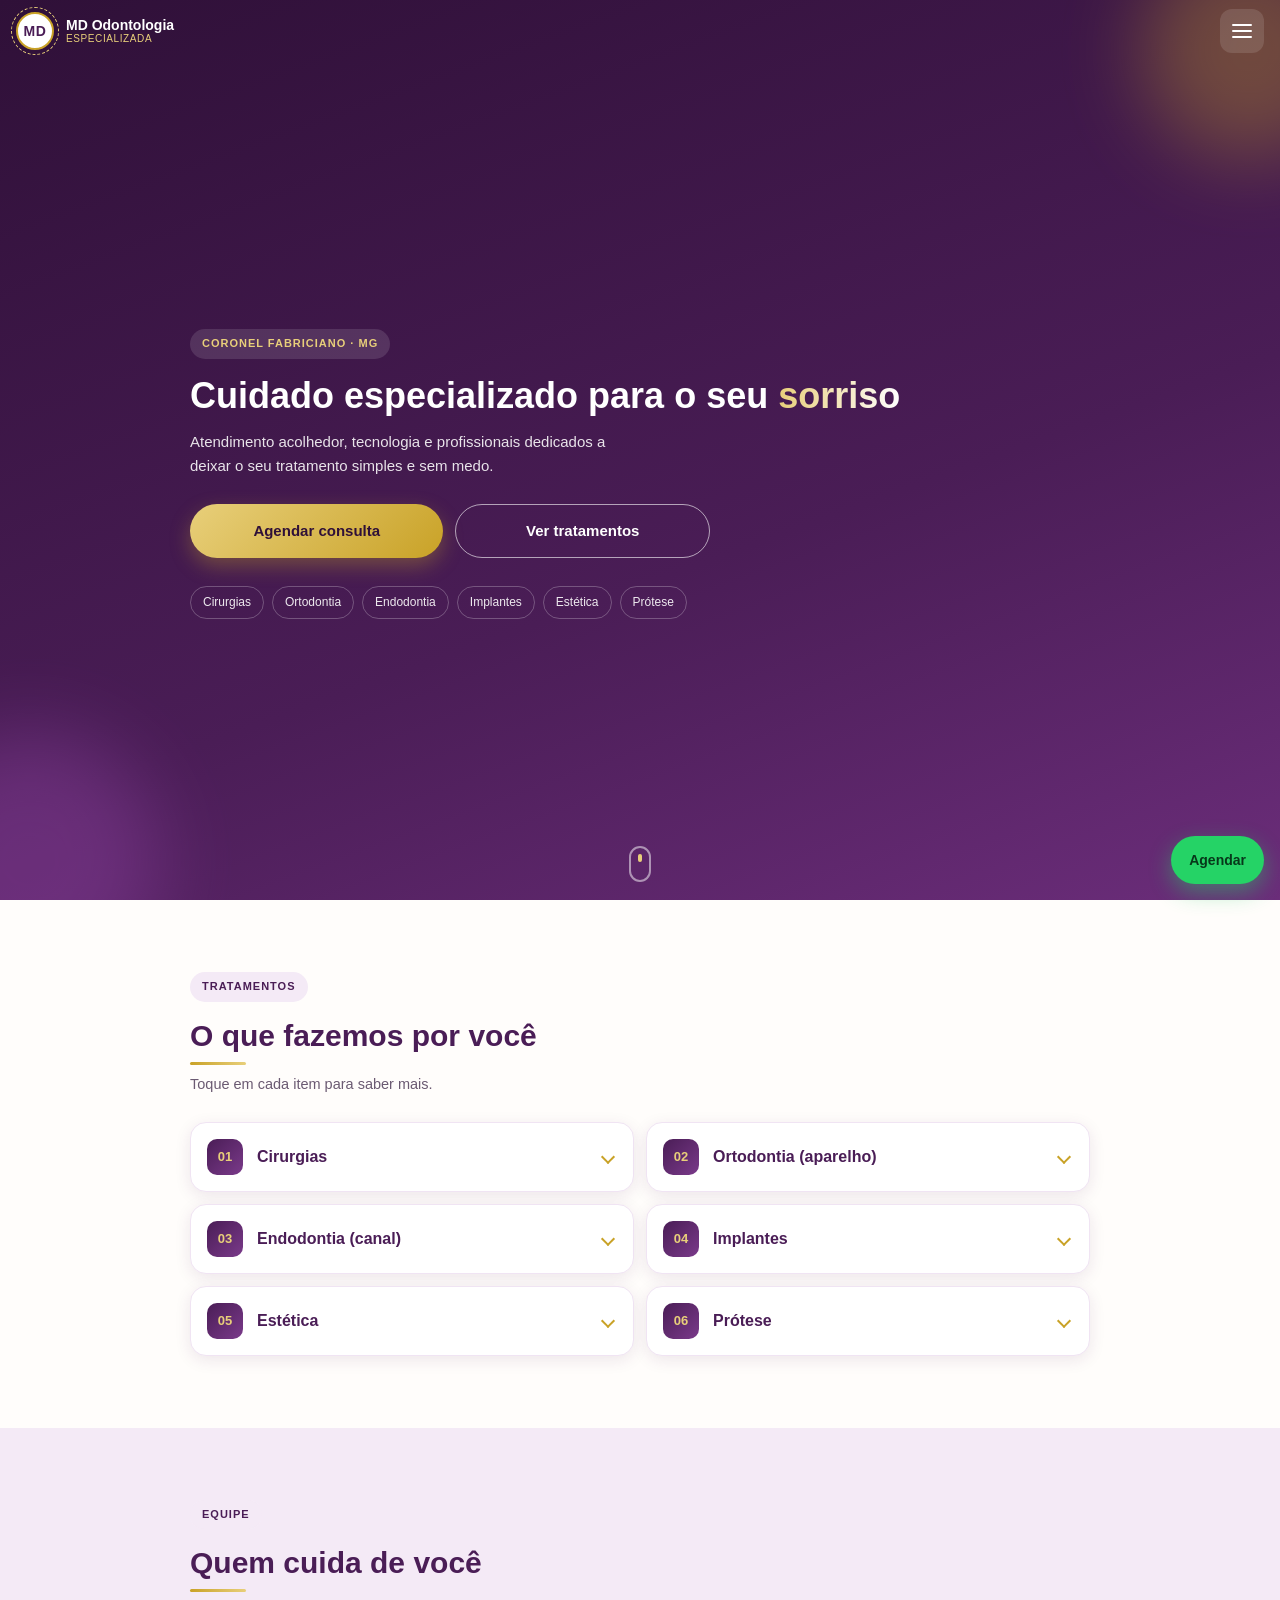
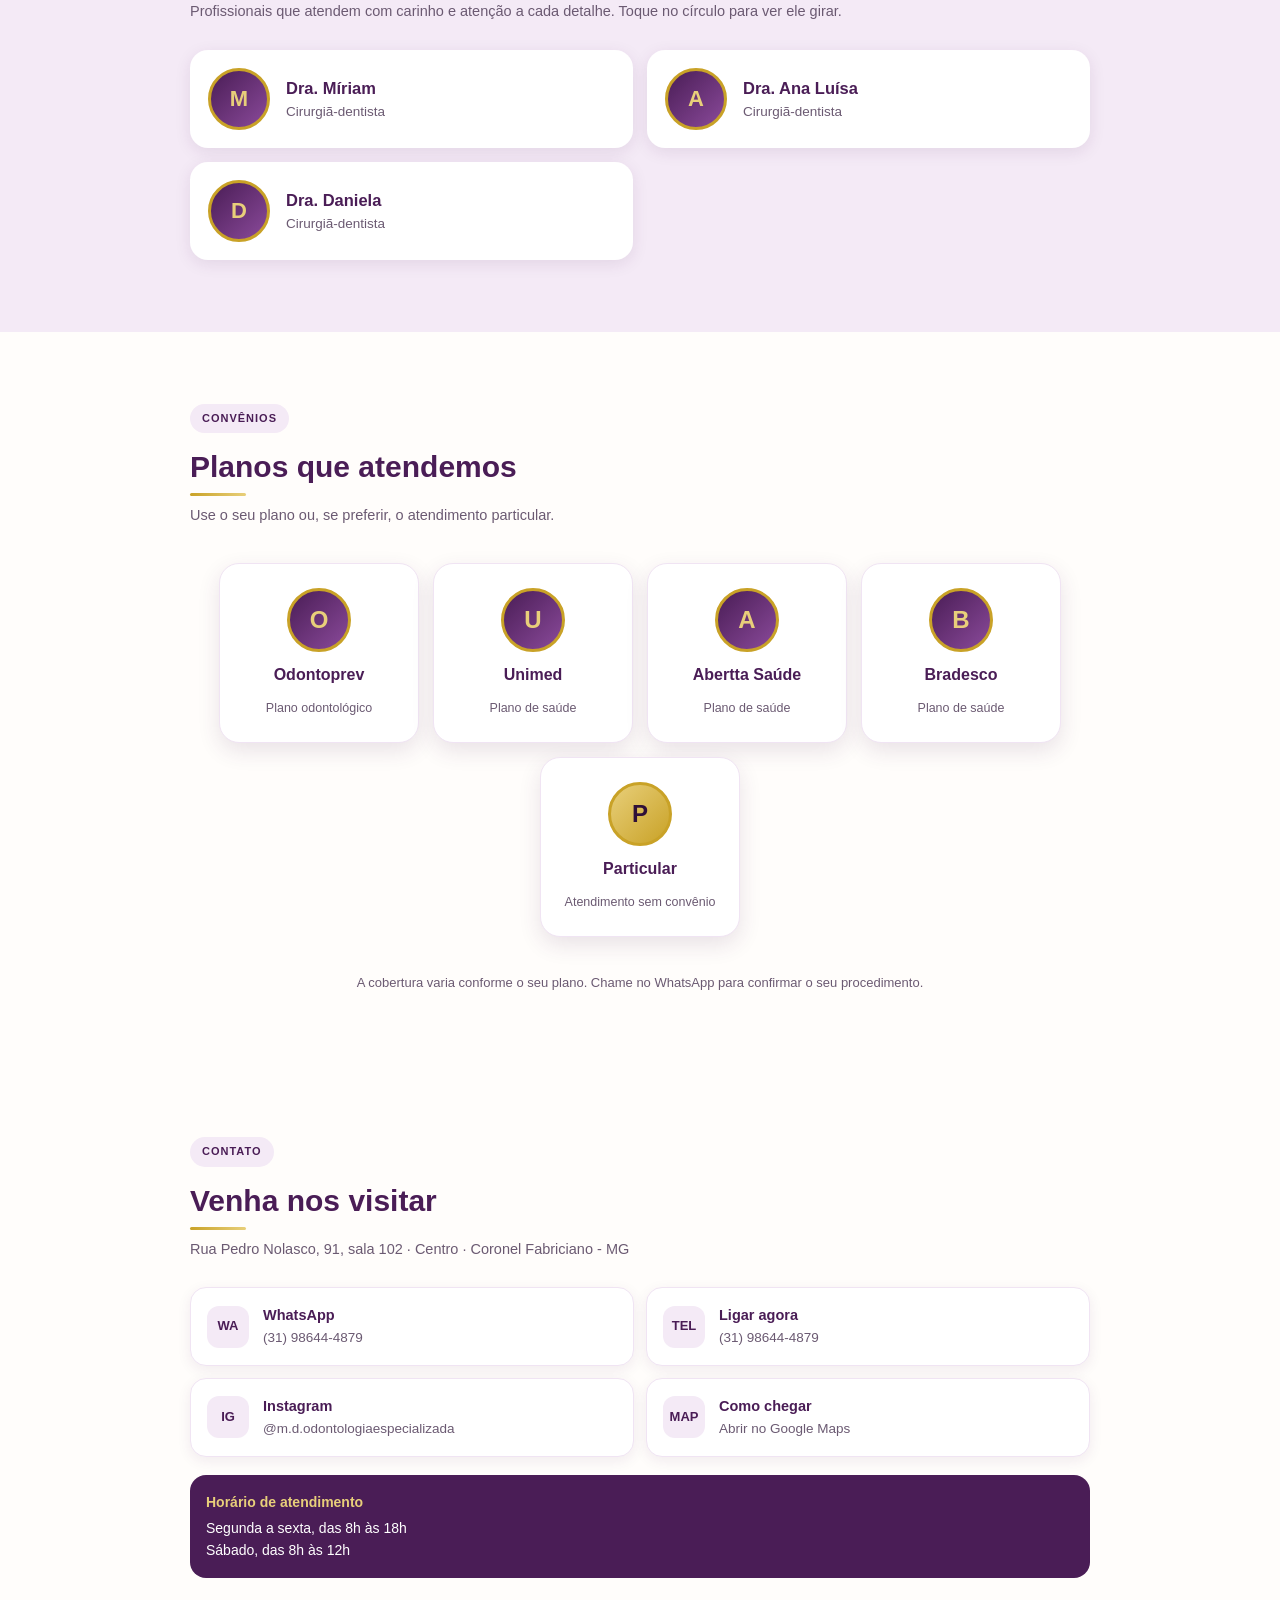
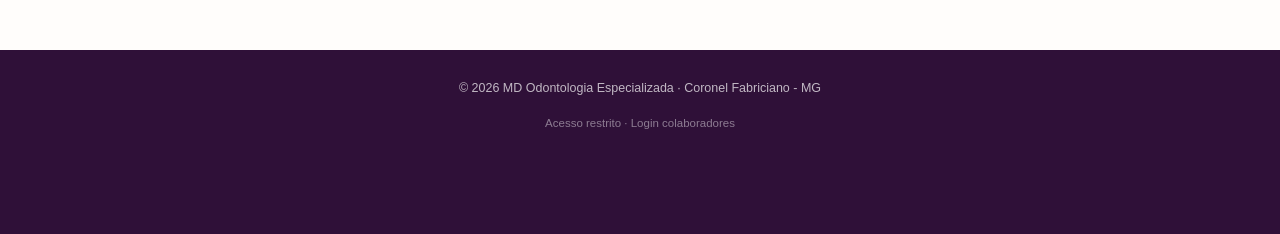
<file: index.html>
<!DOCTYPE html>
<html lang="pt-BR">
<head>
  <meta charset="UTF-8">
  <meta name="viewport" content="width=device-width, initial-scale=1.0">
  <meta name="theme-color" content="#2f1038">
  <title>MD Odontologia Especializada | Coronel Fabriciano - MG</title>
  <meta name="description" content="Cirurgias, ortodontia, endodontia, implantes, estética e prótese em Coronel Fabriciano - MG.">

  <style>
    :root {
      --plum: #4a1d56;
      --plum-dark: #2f1038;
      --plum-soft: #f4eaf6;
      --gold: #c9a227;
      --gold-light: #e8cf7a;
      --text: #2b1d33;
      --muted: #6b5a72;
      --white: #ffffff;
      --rot: 0deg;
    }

    * { box-sizing: border-box; margin: 0; padding: 0; -webkit-tap-highlight-color: transparent; }

    html {
      scroll-behavior: smooth;
      scroll-padding-top: 70px;
      -webkit-text-size-adjust: 100%;
    }

    body {
      font-family: -apple-system, BlinkMacSystemFont, "Segoe UI", Roboto, Arial, sans-serif;
      font-size: 15px;
      line-height: 1.6;
      color: var(--text);
      background: #fffdfb;
      overflow-x: hidden;
    }

    body.menu-open { overflow: hidden; }

    h1, h2, h3, p, a, span, small, strong {
      white-space: normal;
      overflow-wrap: anywhere;
      text-overflow: clip;
    }

    a { color: inherit; text-decoration: none; }

    /* ---------- Barra de progresso da rolagem ---------- */
    .progress {
      position: fixed;
      top: 0; left: 0;
      width: 100%; height: 3px;
      background: linear-gradient(90deg, var(--gold), var(--gold-light));
      transform: scaleX(0);
      transform-origin: left;
      z-index: 100;
      pointer-events: none;
    }

    /* ---------- Brilho que acompanha o dedo ---------- */
    .glow {
      position: fixed;
      top: 0; left: 0;
      width: 120px; height: 120px;
      margin: -60px 0 0 -60px;
      border-radius: 50%;
      background: radial-gradient(circle, rgba(232, 207, 122, .5), rgba(201, 162, 39, 0) 70%);
      opacity: 0;
      transition: opacity .35s;
      pointer-events: none;
      z-index: 90;
    }

    /* ---------- Cabeçalho ---------- */
    .header {
      position: fixed;
      top: 0; left: 0; right: 0;
      z-index: 50;
      height: 62px;
      display: flex;
      align-items: center;
      justify-content: space-between;
      padding: 0 16px;
      background: transparent;
      transition: background .3s, box-shadow .3s, height .3s;
    }

    .header.scrolled {
      background: rgba(47, 16, 56, .96);
      backdrop-filter: blur(8px);
      box-shadow: 0 4px 18px rgba(0, 0, 0, .25);
      height: 56px;
    }

    .brand { display: flex; align-items: center; gap: 12px; color: var(--white); }

    .brand-logo {
      position: relative;
      width: 38px; height: 38px;
      border-radius: 50%;
      background: var(--white);
      color: var(--plum);
      display: grid;
      place-items: center;
      font-weight: 800;
      font-size: 14px;
      letter-spacing: .5px;
      border: 2px solid var(--gold);
    }

    /* anel dourado que gira conforme você rola a página */
    .brand-logo::after {
      content: "";
      position: absolute;
      inset: -7px;
      border-radius: 50%;
      border: 1.5px dashed var(--gold-light);
      transform: rotate(var(--rot));
    }

    .brand-text { display: flex; flex-direction: column; line-height: 1.15; }
    .brand-text strong { font-size: 14px; }
    .brand-text small { font-size: 10px; color: var(--gold-light); letter-spacing: .6px; text-transform: uppercase; }

    .menu-button {
      width: 44px; height: 44px;
      border: 0;
      border-radius: 12px;
      background: rgba(255, 255, 255, .12);
      display: grid;
      place-items: center;
      cursor: pointer;
      position: relative;
    }

    .menu-button span,
    .menu-button span::before,
    .menu-button span::after {
      content: "";
      display: block;
      width: 20px; height: 2px;
      background: var(--white);
      border-radius: 2px;
      transition: transform .3s, background .3s;
      position: absolute;
    }

    .menu-button span::before { top: -6px; }
    .menu-button span::after { top: 6px; }

    .menu-button.open span { background: transparent; }
    .menu-button.open span::before { transform: translateY(6px) rotate(45deg); }
    .menu-button.open span::after { transform: translateY(-6px) rotate(-45deg); }

    /* ---------- Menu lateral ---------- */
    .overlay {
      position: fixed; inset: 0;
      background: rgba(20, 5, 28, .6);
      opacity: 0;
      pointer-events: none;
      transition: opacity .3s;
      z-index: 60;
    }

    .overlay.open { opacity: 1; pointer-events: auto; }

    .drawer {
      position: fixed;
      top: 0; right: 0;
      height: 100vh;
      height: 100dvh;
      width: min(82vw, 320px);
      background: linear-gradient(170deg, var(--plum) 0%, var(--plum-dark) 100%);
      z-index: 70;
      transform: translateX(100%);
      transition: transform .35s cubic-bezier(.2, .8, .2, 1);
      padding: 80px 22px 24px;
      display: flex;
      flex-direction: column;
      gap: 4px;
      overflow-y: auto;
    }

    .drawer.open { transform: translateX(0); }

    .drawer a.nav-link {
      display: block;
      padding: 14px 8px;
      font-size: 17px;
      font-weight: 600;
      color: var(--white);
      border-bottom: 1px solid rgba(255, 255, 255, .1);
      opacity: 0;
      transform: translateX(24px);
      transition: opacity .35s, transform .35s, color .2s, padding-left .2s;
    }

    .drawer.open a.nav-link { opacity: 1; transform: translateX(0); }
    .drawer.open a.nav-link:nth-child(1) { transition-delay: .08s; }
    .drawer.open a.nav-link:nth-child(2) { transition-delay: .14s; }
    .drawer.open a.nav-link:nth-child(3) { transition-delay: .20s; }
    .drawer.open a.nav-link:nth-child(4) { transition-delay: .26s; }
    .drawer.open a.nav-link:nth-child(5) { transition-delay: .32s; }

    .drawer a.nav-link:active,
    .drawer a.nav-link.active { color: var(--gold-light); padding-left: 16px; }

    .drawer .btn { margin-top: 22px; }

    .drawer .restricted {
      margin-top: auto;
      padding-top: 24px;
      font-size: 12px;
      color: rgba(255, 255, 255, .55);
      text-align: center;
    }

    /* ---------- Botões ---------- */
    .btn {
      position: relative;
      overflow: hidden;
      display: flex;
      align-items: center;
      justify-content: center;
      gap: 8px;
      width: 100%;
      padding: 14px 20px;
      border-radius: 999px;
      border: 0;
      font-size: 15px;
      font-weight: 700;
      cursor: pointer;
      transition: transform .15s, box-shadow .2s;
      text-align: center;
    }

    .btn:active { transform: scale(.96); }

    .btn-gold {
      background: linear-gradient(135deg, var(--gold-light), var(--gold));
      color: var(--plum-dark);
      box-shadow: 0 8px 20px rgba(201, 162, 39, .35);
    }

    /* faixa de brilho que passa pelo botão dourado */
    .btn-gold::before {
      content: "";
      position: absolute;
      top: 0; left: -80%;
      width: 50%; height: 100%;
      background: linear-gradient(100deg, transparent, rgba(255, 255, 255, .55), transparent);
      transform: skewX(-20deg);
      animation: shine 3.6s ease-in-out infinite;
    }

    @keyframes shine {
      0%, 55% { left: -80%; }
      100% { left: 140%; }
    }

    .btn-outline {
      background: transparent;
      color: var(--white);
      border: 1.5px solid rgba(255, 255, 255, .6);
    }

    .ripple {
      position: absolute;
      border-radius: 50%;
      background: rgba(255, 255, 255, .45);
      transform: scale(0);
      animation: ripple .6s linear;
      pointer-events: none;
    }

    @keyframes ripple { to { transform: scale(4); opacity: 0; } }

    /* ---------- Hero ---------- */
    .hero {
      position: relative;
      min-height: 100vh;
      min-height: 100svh;
      padding: 96px 20px 48px;
      display: flex;
      flex-direction: column;
      justify-content: center;
      color: var(--white);
      background: linear-gradient(160deg, var(--plum-dark), var(--plum) 60%, #6b2d7a);
      overflow: hidden;
    }

    .blob {
      position: absolute;
      border-radius: 50%;
      filter: blur(40px);
      opacity: .35;
      animation: float 9s ease-in-out infinite;
    }

    .blob.one { width: 220px; height: 220px; background: var(--gold); top: -60px; right: -80px; }
    .blob.two { width: 260px; height: 260px; background: #a04cb5; bottom: -90px; left: -100px; animation-delay: -4s; }

    @keyframes float {
      0%, 100% { transform: translate(0, 0) scale(1); }
      50% { transform: translate(20px, 30px) scale(1.12); }
    }

    /* estrelinhas que piscam no fundo */
    .spark {
      position: absolute;
      width: 8px; height: 8px;
      background: var(--gold-light);
      clip-path: polygon(50% 0, 62% 38%, 100% 50%, 62% 62%, 50% 100%, 38% 62%, 0 50%, 38% 38%);
      animation: twinkle 3s ease-in-out infinite;
      opacity: 0;
    }

    @keyframes twinkle {
      0%, 100% { opacity: 0; transform: scale(.4) rotate(0deg); }
      50% { opacity: .9; transform: scale(1.3) rotate(90deg); }
    }

    .hero-content { position: relative; z-index: 2; }

    .hero-content > * { animation: rise .9s cubic-bezier(.2, .8, .2, 1) both; }
    .hero-content > *:nth-child(1) { animation-delay: .1s; }
    .hero-content > *:nth-child(2) { animation-delay: .25s; }
    .hero-content > *:nth-child(3) { animation-delay: .4s; }
    .hero-content > *:nth-child(4) { animation-delay: .55s; }
    .hero-content > *:nth-child(5) { animation-delay: .7s; }

    @keyframes rise {
      from { opacity: 0; transform: translateY(34px); }
      to { opacity: 1; transform: translateY(0); }
    }

    .eyebrow {
      display: inline-block;
      padding: 6px 12px;
      border-radius: 999px;
      background: rgba(255, 255, 255, .12);
      color: var(--gold-light);
      font-size: 11px;
      font-weight: 700;
      letter-spacing: 1px;
      text-transform: uppercase;
      margin-bottom: 16px;
    }

    .hero h1 {
      font-size: clamp(26px, 8vw, 36px);
      line-height: 1.15;
      margin-bottom: 14px;
    }

    .hero h1 em {
      font-style: normal;
      background: linear-gradient(90deg, var(--gold-light), #fff, var(--gold-light));
      background-size: 200% auto;
      -webkit-background-clip: text;
      background-clip: text;
      -webkit-text-fill-color: transparent;
      animation: textshine 4s linear infinite;
    }

    @keyframes textshine { to { background-position: 200% center; } }

    .hero p {
      font-size: 15px;
      color: rgba(255, 255, 255, .88);
      margin-bottom: 26px;
      max-width: 460px;
    }

    .hero-actions { display: flex; flex-direction: column; gap: 12px; max-width: 360px; }

    .hero-tags {
      display: flex;
      flex-wrap: wrap;
      gap: 8px;
      margin-top: 28px;
    }

    .hero-tags span {
      padding: 6px 12px;
      border-radius: 999px;
      border: 1px solid rgba(255, 255, 255, .25);
      font-size: 12px;
      color: rgba(255, 255, 255, .9);
    }

    .scroll-hint {
      position: absolute;
      bottom: 18px; left: 50%;
      width: 22px; height: 36px;
      margin-left: -11px;
      border: 2px solid rgba(255, 255, 255, .5);
      border-radius: 14px;
      z-index: 2;
    }

    .scroll-hint::after {
      content: "";
      position: absolute;
      top: 6px; left: 50%;
      width: 4px; height: 8px;
      margin-left: -2px;
      border-radius: 2px;
      background: var(--gold-light);
      animation: wheel 1.8s ease-in-out infinite;
    }

    @keyframes wheel {
      0% { opacity: 0; transform: translateY(0); }
      30% { opacity: 1; }
      100% { opacity: 0; transform: translateY(14px); }
    }

    /* ---------- Seções ---------- */
    section { padding: 56px 20px; }

    .section-head { margin-bottom: 26px; }

    .section-head .eyebrow { background: var(--plum-soft); color: var(--plum); }

    .section-head h2 {
      font-size: clamp(22px, 6.5vw, 30px);
      line-height: 1.2;
      color: var(--plum);
      margin-bottom: 8px;
    }

    .section-head h2::after {
      content: "";
      display: block;
      width: 0; height: 3px;
      margin-top: 8px;
      border-radius: 3px;
      background: linear-gradient(90deg, var(--gold), var(--gold-light));
      transition: width .8s ease .3s;
    }

    .section-head.visible h2::after { width: 56px; }

    .section-head p { color: var(--muted); font-size: 14.5px; }

    /* ---------- Tratamentos (acordeão) ---------- */
    .accordion { display: flex; flex-direction: column; gap: 12px; }

    .acc-item {
      background: var(--white);
      border-radius: 16px;
      box-shadow: 0 4px 16px rgba(74, 29, 86, .1);
      overflow: hidden;
      border: 1px solid #f0e4f3;
    }

    .acc-button {
      width: 100%;
      display: flex;
      align-items: center;
      gap: 14px;
      padding: 16px;
      background: none;
      border: 0;
      text-align: left;
      font-family: inherit;
      font-size: 16px;
      font-weight: 700;
      color: var(--plum);
      cursor: pointer;
    }

    .acc-number {
      flex: 0 0 auto;
      width: 36px; height: 36px;
      border-radius: 10px;
      display: grid;
      place-items: center;
      background: linear-gradient(135deg, var(--plum), #7a3a8a);
      color: var(--gold-light);
      font-size: 13px;
    }

    .acc-item.open .acc-number { animation: pop .5s ease; }

    @keyframes pop {
      0% { transform: scale(1) rotate(0); }
      50% { transform: scale(1.25) rotate(12deg); }
      100% { transform: scale(1) rotate(0); }
    }

    .acc-title { flex: 1; }

    .acc-arrow {
      flex: 0 0 auto;
      width: 10px; height: 10px;
      border-right: 2px solid var(--gold);
      border-bottom: 2px solid var(--gold);
      transform: rotate(45deg);
      transition: transform .3s;
      margin-right: 4px;
    }

    .acc-item.open .acc-arrow { transform: rotate(-135deg); }

    .acc-body {
      display: grid;
      grid-template-rows: 0fr;
      transition: grid-template-rows .35s ease;
    }

    .acc-item.open .acc-body { grid-template-rows: 1fr; }

    .acc-body > div { overflow: hidden; }

    .acc-body p { padding: 0 16px 18px 66px; font-size: 14px; color: var(--muted); }

    /* ---------- Equipe ---------- */
    .team { background: var(--plum-soft); }

    .team-list { display: flex; flex-direction: column; gap: 14px; }

    .team-card {
      display: flex;
      align-items: center;
      gap: 16px;
      padding: 18px;
      background: var(--white);
      border-radius: 18px;
      box-shadow: 0 4px 16px rgba(74, 29, 86, .1);
    }

    .avatar {
      flex: 0 0 auto;
      width: 62px; height: 62px;
      border-radius: 50%;
      display: grid;
      place-items: center;
      background: linear-gradient(135deg, var(--plum), #8a4a9a);
      color: var(--gold-light);
      font-size: 22px;
      font-weight: 800;
      border: 3px solid var(--gold);
    }

    .team-card.visible .avatar { animation: spinIn 1s cubic-bezier(.2, .8, .2, 1) both; }

    @keyframes spinIn {
      from { opacity: 0; transform: rotate(-200deg) scale(.3); }
      to { opacity: 1; transform: rotate(0) scale(1); }
    }

    @keyframes spin360 {
      from { transform: rotateY(0deg); }
      to { transform: rotateY(360deg); }
    }

    .team-card .avatar.spin { animation: spin360 .8s ease; }

    .team-card h3 { font-size: 16.5px; color: var(--plum); }
    .team-card p { font-size: 13.5px; color: var(--muted); }

    /* ---------- Convênios ---------- */
    .plans-wrap { margin: 0 -20px; }

    .plans-scroll {
      display: flex;
      gap: 14px;
      overflow-x: auto;
      padding: 10px 20px 22px;
      scroll-snap-type: x mandatory;
      scroll-padding: 0 20px;
      -webkit-overflow-scrolling: touch;
      scrollbar-width: none;
    }

    .plans-scroll::-webkit-scrollbar { display: none; }

    .plan-card {
      flex: 0 0 62%;
      max-width: 240px;
      scroll-snap-align: center;
      display: flex;
      flex-direction: column;
      align-items: center;
      text-align: center;
      gap: 10px;
      padding: 24px 16px;
      background: var(--white);
      border: 1px solid #f0e4f3;
      border-radius: 20px;
      box-shadow: 0 8px 22px rgba(74, 29, 86, .12);
      transition: transform .12s linear, opacity .12s linear;
    }

    .plan-badge {
      width: 64px; height: 64px;
      border-radius: 50%;
      display: grid;
      place-items: center;
      background: linear-gradient(135deg, var(--plum), #8a4a9a);
      color: var(--gold-light);
      font-size: 24px;
      font-weight: 800;
      border: 3px solid var(--gold);
    }

    .plan-card.gold .plan-badge {
      background: linear-gradient(135deg, var(--gold-light), var(--gold));
      color: var(--plum-dark);
    }

    .plan-card strong { font-size: 16px; color: var(--plum); }
    .plan-card span.small { font-size: 12.5px; color: var(--muted); }

    .swipe-hint {
      display: flex;
      align-items: center;
      justify-content: center;
      gap: 8px;
      font-size: 12.5px;
      color: var(--muted);
    }

    .swipe-hint i {
      display: inline-block;
      font-style: normal;
      color: var(--gold);
      font-size: 18px;
      animation: nudge 1.4s ease-in-out infinite;
    }

    @keyframes nudge {
      0%, 100% { transform: translateX(-4px); }
      50% { transform: translateX(8px); }
    }

    .plans-note { margin-top: 14px; font-size: 13px; color: var(--muted); text-align: center; }

    /* ---------- Contato ---------- */
    .contact-list { display: flex; flex-direction: column; gap: 12px; }

    .contact-card {
      display: flex;
      align-items: center;
      gap: 14px;
      padding: 16px;
      background: var(--white);
      border: 1px solid #f0e4f3;
      border-radius: 16px;
      box-shadow: 0 4px 14px rgba(74, 29, 86, .08);
    }

    .contact-icon {
      flex: 0 0 auto;
      width: 42px; height: 42px;
      border-radius: 12px;
      display: grid;
      place-items: center;
      background: var(--plum-soft);
      color: var(--plum);
      font-weight: 800;
      font-size: 13px;
    }

    .contact-card strong { display: block; font-size: 14.5px; color: var(--plum); }
    .contact-card span.small { display: block; font-size: 13.5px; color: var(--muted); }

    .hours {
      margin-top: 18px;
      padding: 16px;
      border-radius: 16px;
      background: var(--plum);
      color: var(--white);
      font-size: 14px;
    }

    .hours strong { color: var(--gold-light); display: block; margin-bottom: 4px; }

    /* ---------- Rodapé ---------- */
    footer {
      padding: 28px 20px 96px;
      text-align: center;
      background: var(--plum-dark);
      color: rgba(255, 255, 255, .7);
      font-size: 12.5px;
    }

    footer a.restricted-link { display: inline-block; margin-top: 10px; color: rgba(255, 255, 255, .45); font-size: 11.5px; padding: 6px; }

    /* ---------- Botão flutuante ---------- */
    .fab {
      position: fixed;
      right: 16px;
      bottom: 16px;
      z-index: 40;
      display: flex;
      align-items: center;
      gap: 8px;
      padding: 13px 18px;
      border-radius: 999px;
      background: #25d366;
      color: #07381a;
      font-weight: 800;
      font-size: 14px;
      box-shadow: 0 8px 22px rgba(37, 211, 102, .45);
      animation: pulse 2.4s infinite;
      transition: transform .15s;
    }

    .fab:active { transform: scale(.94); }

    @keyframes pulse {
      0% { box-shadow: 0 0 0 0 rgba(37, 211, 102, .55), 0 8px 22px rgba(37, 211, 102, .45); }
      70% { box-shadow: 0 0 0 16px rgba(37, 211, 102, 0), 0 8px 22px rgba(37, 211, 102, .45); }
      100% { box-shadow: 0 0 0 0 rgba(37, 211, 102, 0), 0 8px 22px rgba(37, 211, 102, .45); }
    }

    /* ---------- Revelar ao rolar ---------- */
    .reveal {
      opacity: 0;
      transform: translateY(30px);
      transition: opacity .7s ease, transform .7s cubic-bezier(.2, .8, .2, 1);
      transition-delay: var(--d, 0ms);
    }

    .reveal.from-left { transform: translateX(-46px); }
    .reveal.from-right { transform: translateX(46px); }
    .reveal.zoom { transform: scale(.88); }

    .reveal.visible { opacity: 1; transform: none; }

    /* depois de aparecer, o cartão responde rápido ao toque */
    .reveal.done {
      transition: transform .18s ease-out, box-shadow .2s, opacity .2s;
      transition-delay: 0ms;
    }

    /* ---------- Telas maiores ---------- */
    @media (min-width: 760px) {
      body { font-size: 16px; }
      section { padding: 72px max(24px, calc((100vw - 900px) / 2)); }
      .hero { padding-left: max(24px, calc((100vw - 900px) / 2)); padding-right: max(24px, calc((100vw - 900px) / 2)); }
      .hero-actions { flex-direction: row; max-width: 520px; }
      .team-list, .contact-list { display: grid; grid-template-columns: 1fr 1fr; }
      .accordion { display: grid; grid-template-columns: 1fr 1fr; align-items: start; }
      .plans-wrap { margin: 0; }
      .plans-scroll { flex-wrap: wrap; justify-content: center; overflow: visible; padding: 10px 0 22px; }
      .plan-card { flex: 0 0 200px; }
      .swipe-hint { display: none; }
    }

    @media (prefers-reduced-motion: reduce) {
      *, *::before, *::after { animation: none !important; transition: none !important; }
      .reveal { opacity: 1; transform: none; }
      .hero-content > * { opacity: 1; }
    }
  </style>
</head>
<body>

  <div class="progress" id="progress"></div>
  <div class="glow" id="glow"></div>

  <header class="header" id="header">
    <a href="#inicio" class="brand">
      <span class="brand-logo">MD</span>
      <span class="brand-text">
        <strong>MD Odontologia</strong>
        <small>Especializada</small>
      </span>
    </a>

    <button class="menu-button" id="menuButton" type="button" aria-label="Abrir menu" aria-expanded="false" aria-controls="drawer">
      <span></span>
    </button>
  </header>

  <div class="overlay" id="overlay"></div>

  <nav class="drawer" id="drawer" aria-label="Menu principal">
    <a class="nav-link" href="#inicio">Início</a>
    <a class="nav-link" href="#tratamentos">Tratamentos</a>
    <a class="nav-link" href="#equipe">Nossa equipe</a>
    <a class="nav-link" href="#convenios">Convênios</a>
    <a class="nav-link" href="#contato">Onde estamos</a>

    <a class="btn btn-gold" href="https://wa.me/5531986444879?text=Ol%C3%A1%2C%20gostaria%20de%20agendar%20uma%20consulta." target="_blank" rel="noopener">
      Agendar pelo WhatsApp
    </a>

    <a class="restricted" href="login.html">Acesso restrito · Colaboradores</a>
  </nav>

  <main>
    <section class="hero" id="inicio">
      <div class="blob one" id="blobOne"></div>
      <div class="blob two" id="blobTwo"></div>

      <span class="spark" style="left: 12%; top: 22%; animation-delay: 0s;"></span>
      <span class="spark" style="left: 78%; top: 16%; animation-delay: .8s;"></span>
      <span class="spark" style="left: 88%; top: 48%; animation-delay: 1.6s;"></span>
      <span class="spark" style="left: 22%; top: 70%; animation-delay: 2.2s;"></span>
      <span class="spark" style="left: 62%; top: 78%; animation-delay: 1.1s;"></span>
      <span class="spark" style="left: 6%; top: 46%; animation-delay: 2.7s;"></span>

      <div class="hero-content" id="heroContent">
        <span class="eyebrow">Coronel Fabriciano · MG</span>
        <h1>Cuidado especializado para o seu <em>sorriso</em></h1>
        <p>Atendimento acolhedor, tecnologia e profissionais dedicados a deixar o seu tratamento simples e sem medo.</p>

        <div class="hero-actions">
          <a class="btn btn-gold" href="https://wa.me/5531986444879?text=Ol%C3%A1%2C%20gostaria%20de%20agendar%20uma%20consulta." target="_blank" rel="noopener">Agendar consulta</a>
          <a class="btn btn-outline" href="#tratamentos">Ver tratamentos</a>
        </div>

        <div class="hero-tags">
          <span>Cirurgias</span>
          <span>Ortodontia</span>
          <span>Endodontia</span>
          <span>Implantes</span>
          <span>Estética</span>
          <span>Prótese</span>
        </div>
      </div>

      <div class="scroll-hint"></div>
    </section>

    <section id="tratamentos">
      <div class="section-head reveal">
        <span class="eyebrow">Tratamentos</span>
        <h2>O que fazemos por você</h2>
        <p>Toque em cada item para saber mais.</p>
      </div>

      <div class="accordion">
        <div class="acc-item reveal from-left">
          <button class="acc-button" type="button" aria-expanded="false">
            <span class="acc-number">01</span>
            <span class="acc-title">Cirurgias</span>
            <span class="acc-arrow"></span>
          </button>
          <div class="acc-body"><div><p>Procedimentos cirúrgicos orais com planejamento cuidadoso e foco no seu conforto e na recuperação tranquila.</p></div></div>
        </div>

        <div class="acc-item reveal from-right">
          <button class="acc-button" type="button" aria-expanded="false">
            <span class="acc-number">02</span>
            <span class="acc-title">Ortodontia (aparelho)</span>
            <span class="acc-arrow"></span>
          </button>
          <div class="acc-body"><div><p>Alinhamento dos dentes e correção da mordida para adultos e crianças, com acompanhamento regular.</p></div></div>
        </div>

        <div class="acc-item reveal from-left">
          <button class="acc-button" type="button" aria-expanded="false">
            <span class="acc-number">03</span>
            <span class="acc-title">Endodontia (canal)</span>
            <span class="acc-arrow"></span>
          </button>
          <div class="acc-body"><div><p>Tratamento de canal para aliviar a dor e salvar o dente, com técnica atual e atendimento cuidadoso.</p></div></div>
        </div>

        <div class="acc-item reveal from-right">
          <button class="acc-button" type="button" aria-expanded="false">
            <span class="acc-number">04</span>
            <span class="acc-title">Implantes</span>
            <span class="acc-arrow"></span>
          </button>
          <div class="acc-body"><div><p>Reposição de dentes perdidos com implantes, devolvendo função, firmeza e naturalidade ao sorriso.</p></div></div>
        </div>

        <div class="acc-item reveal from-left">
          <button class="acc-button" type="button" aria-expanded="false">
            <span class="acc-number">05</span>
            <span class="acc-title">Estética</span>
            <span class="acc-arrow"></span>
          </button>
          <div class="acc-body"><div><p>Clareamento, facetas e harmonização do sorriso para você se sentir ainda mais confiante.</p></div></div>
        </div>

        <div class="acc-item reveal from-right">
          <button class="acc-button" type="button" aria-expanded="false">
            <span class="acc-number">06</span>
            <span class="acc-title">Prótese</span>
            <span class="acc-arrow"></span>
          </button>
          <div class="acc-body"><div><p>Próteses sob medida que recuperam a mastigação, a fala e a estética com conforto.</p></div></div>
        </div>
      </div>
    </section>

    <section class="team" id="equipe">
      <div class="section-head reveal">
        <span class="eyebrow">Equipe</span>
        <h2>Quem cuida de você</h2>
        <p>Profissionais que atendem com carinho e atenção a cada detalhe. Toque no círculo para ver ele girar.</p>
      </div>

      <div class="team-list">
        <!-- Para adicionar outra pessoa, copie um bloco "team-card" e altere letra e nome -->
        <div class="team-card reveal zoom">
          <div class="avatar">M</div>
          <div>
            <h3>Dra. Míriam</h3>
            <p>Cirurgiã-dentista</p>
          </div>
        </div>

        <div class="team-card reveal zoom">
          <div class="avatar">A</div>
          <div>
            <h3>Dra. Ana Luísa</h3>
            <p>Cirurgiã-dentista</p>
          </div>
        </div>

        <div class="team-card reveal zoom">
          <div class="avatar">D</div>
          <div>
            <h3>Dra. Daniela</h3>
            <p>Cirurgiã-dentista</p>
          </div>
        </div>
      </div>
    </section>

    <section id="convenios">
      <div class="section-head reveal">
        <span class="eyebrow">Convênios</span>
        <h2>Planos que atendemos</h2>
        <p>Use o seu plano ou, se preferir, o atendimento particular.</p>
      </div>

      <div class="plans-wrap reveal">
        <div class="plans-scroll" id="plans">
          <div class="plan-card">
            <span class="plan-badge">O</span>
            <strong>Odontoprev</strong>
            <span class="small">Plano odontológico</span>
          </div>

          <div class="plan-card">
            <span class="plan-badge">U</span>
            <strong>Unimed</strong>
            <span class="small">Plano de saúde</span>
          </div>

          <div class="plan-card">
            <span class="plan-badge">A</span>
            <strong>Abertta Saúde</strong>
            <span class="small">Plano de saúde</span>
          </div>

          <div class="plan-card">
            <span class="plan-badge">B</span>
            <strong>Bradesco</strong>
            <span class="small">Plano de saúde</span>
          </div>

          <div class="plan-card gold">
            <span class="plan-badge">P</span>
            <strong>Particular</strong>
            <span class="small">Atendimento sem convênio</span>
          </div>
        </div>

        <div class="swipe-hint"><span>Deslize para o lado</span><i>→</i></div>
      </div>

      <p class="plans-note reveal">A cobertura varia conforme o seu plano. Chame no WhatsApp para confirmar o seu procedimento.</p>
    </section>

    <section id="contato">
      <div class="section-head reveal">
        <span class="eyebrow">Contato</span>
        <h2>Venha nos visitar</h2>
        <p>Rua Pedro Nolasco, 91, sala 102 · Centro · Coronel Fabriciano - MG</p>
      </div>

      <div class="contact-list">
        <a class="contact-card reveal from-left" href="https://wa.me/5531986444879?text=Ol%C3%A1%2C%20gostaria%20de%20agendar%20uma%20consulta." target="_blank" rel="noopener">
          <span class="contact-icon">WA</span>
          <span>
            <strong>WhatsApp</strong>
            <span class="small">(31) 98644-4879</span>
          </span>
        </a>

        <a class="contact-card reveal from-right" href="tel:+5531986444879">
          <span class="contact-icon">TEL</span>
          <span>
            <strong>Ligar agora</strong>
            <span class="small">(31) 98644-4879</span>
          </span>
        </a>

        <a class="contact-card reveal from-left" href="https://www.instagram.com/m.d.odontologiaespecializada/" target="_blank" rel="noopener">
          <span class="contact-icon">IG</span>
          <span>
            <strong>Instagram</strong>
            <span class="small">@m.d.odontologiaespecializada</span>
          </span>
        </a>

        <a class="contact-card reveal from-right" href="https://www.google.com/maps/search/?api=1&query=Rua+Pedro+Nolasco+91+Coronel+Fabriciano+MG" target="_blank" rel="noopener">
          <span class="contact-icon">MAP</span>
          <span>
            <strong>Como chegar</strong>
            <span class="small">Abrir no Google Maps</span>
          </span>
        </a>
      </div>

      <div class="hours reveal zoom">
        <strong>Horário de atendimento</strong>
        Segunda a sexta, das 8h às 18h<br>
        Sábado, das 8h às 12h
      </div>
    </section>
  </main>

  <footer>
    <p>© 2026 MD Odontologia Especializada · Coronel Fabriciano - MG</p>
    <a class="restricted-link" href="login.html">Acesso restrito · Login colaboradores</a>
  </footer>

  <a class="fab" href="https://wa.me/5531986444879?text=Ol%C3%A1%2C%20gostaria%20de%20agendar%20uma%20consulta." target="_blank" rel="noopener" aria-label="Falar no WhatsApp">
    Agendar
  </a>

  <script>
    (function () {
      var reduce = window.matchMedia("(prefers-reduced-motion: reduce)").matches;
      var root = document.documentElement;

      var header = document.getElementById("header");
      var menuButton = document.getElementById("menuButton");
      var drawer = document.getElementById("drawer");
      var overlay = document.getElementById("overlay");
      var progress = document.getElementById("progress");
      var glow = document.getElementById("glow");
      var blobOne = document.getElementById("blobOne");
      var blobTwo = document.getElementById("blobTwo");
      var heroContent = document.getElementById("heroContent");
      var plans = document.getElementById("plans");

      /* ---------- Menu ---------- */
      function setMenu(open) {
        drawer.classList.toggle("open", open);
        overlay.classList.toggle("open", open);
        menuButton.classList.toggle("open", open);
        document.body.classList.toggle("menu-open", open);
        menuButton.setAttribute("aria-expanded", open ? "true" : "false");
        menuButton.setAttribute("aria-label", open ? "Fechar menu" : "Abrir menu");
      }

      menuButton.addEventListener("click", function () {
        setMenu(!drawer.classList.contains("open"));
      });

      overlay.addEventListener("click", function () { setMenu(false); });

      drawer.querySelectorAll("a").forEach(function (link) {
        link.addEventListener("click", function () { setMenu(false); });
      });

      document.addEventListener("keydown", function (event) {
        if (event.key === "Escape") setMenu(false);
      });

      /* ---------- Efeitos ligados à rolagem ---------- */
      var ticking = false;

      function frame() {
        var y = window.scrollY;
        var max = root.scrollHeight - window.innerHeight;

        progress.style.transform = "scaleX(" + (max > 0 ? Math.min(1, y / max) : 0) + ")";
        header.classList.toggle("scrolled", y > 20);

        if (!reduce) {
          root.style.setProperty("--rot", (y * 0.45) + "deg");

          if (y < window.innerHeight * 1.2) {
            blobOne.style.translate = "0 " + (y * 0.3) + "px";
            blobTwo.style.translate = "0 " + (-y * 0.18) + "px";
            heroContent.style.translate = "0 " + (y * 0.22) + "px";
            heroContent.style.opacity = Math.max(0, 1 - y / (window.innerHeight * 0.85));
          }
        }

        ticking = false;
      }

      window.addEventListener("scroll", function () {
        if (!ticking) {
          ticking = true;
          requestAnimationFrame(frame);
        }
      }, { passive: true });

      frame();

      /* ---------- Acordeão dos tratamentos ---------- */
      document.querySelectorAll(".acc-button").forEach(function (button) {
        button.addEventListener("click", function () {
          var item = button.parentElement;
          var willOpen = !item.classList.contains("open");

          document.querySelectorAll(".acc-item.open").forEach(function (other) {
            other.classList.remove("open");
            other.querySelector(".acc-button").setAttribute("aria-expanded", "false");
          });

          if (willOpen) {
            item.classList.add("open");
            button.setAttribute("aria-expanded", "true");
          }
        });
      });

      /* ---------- Onda ao tocar nos botões ---------- */
      document.querySelectorAll(".btn").forEach(function (button) {
        button.addEventListener("pointerdown", function (event) {
          var rect = button.getBoundingClientRect();
          var size = Math.max(rect.width, rect.height);
          var wave = document.createElement("span");
          wave.className = "ripple";
          wave.style.width = wave.style.height = size + "px";
          wave.style.left = (event.clientX - rect.left - size / 2) + "px";
          wave.style.top = (event.clientY - rect.top - size / 2) + "px";
          button.appendChild(wave);
          setTimeout(function () { wave.remove(); }, 650);
        });
      });

      /* ---------- Aparecer ao rolar (com atraso em sequência) ---------- */
      var revealItems = document.querySelectorAll(".reveal");

      revealItems.forEach(function (item) {
        var index = Array.prototype.indexOf.call(item.parentElement.children, item);
        item.style.setProperty("--d", (index % 4) * 90 + "ms");
      });

      if ("IntersectionObserver" in window) {
        var revealObserver = new IntersectionObserver(function (entries) {
          entries.forEach(function (entry) {
            if (entry.isIntersecting) {
              var element = entry.target;
              element.classList.add("visible");
              setTimeout(function () { element.classList.add("done"); }, 1100);
              revealObserver.unobserve(element);
            }
          });
        }, { threshold: 0.12 });

        revealItems.forEach(function (item) { revealObserver.observe(item); });
      } else {
        revealItems.forEach(function (item) { item.classList.add("visible", "done"); });
      }

      /* ---------- Destaque da seção atual no menu ---------- */
      var navLinks = drawer.querySelectorAll("a.nav-link");

      if ("IntersectionObserver" in window) {
        var sectionObserver = new IntersectionObserver(function (entries) {
          entries.forEach(function (entry) {
            if (entry.isIntersecting) {
              navLinks.forEach(function (link) {
                link.classList.toggle("active", link.getAttribute("href") === "#" + entry.target.id);
              });
            }
          });
        }, { rootMargin: "-45% 0px -50% 0px" });

        document.querySelectorAll("main section[id]").forEach(function (section) {
          sectionObserver.observe(section);
        });
      }

      /* ---------- Brilho que acompanha o dedo ---------- */
      function moveGlow(event) {
        if (reduce || event.pointerType !== "touch") return;
        glow.style.transform = "translate(" + event.clientX + "px," + event.clientY + "px)";
        glow.style.opacity = "1";
      }

      function hideGlow() { glow.style.opacity = "0"; }

      document.addEventListener("pointerdown", moveGlow);
      document.addEventListener("pointermove", moveGlow);
      document.addEventListener("pointerup", hideGlow);
      document.addEventListener("pointercancel", hideGlow);

      /* ---------- Cartões que inclinam seguindo o dedo (ou o mouse) ---------- */
      if (!reduce) {
        document.querySelectorAll(".team-card, .contact-card, .acc-item").forEach(function (card) {
          card.addEventListener("pointermove", function (event) {
            var rect = card.getBoundingClientRect();
            var x = (event.clientX - rect.left) / rect.width - 0.5;
            var y = (event.clientY - rect.top) / rect.height - 0.5;
            card.style.transform =
              "perspective(700px) rotateX(" + (-y * 10) + "deg) rotateY(" + (x * 12) + "deg) scale(.98)";
          });

          ["pointerup", "pointerleave", "pointercancel"].forEach(function (name) {
            card.addEventListener(name, function () { card.style.transform = ""; });
          });
        });
      }

      /* ---------- Avatar gira ao tocar ---------- */
      document.querySelectorAll(".team-card").forEach(function (card) {
        card.addEventListener("click", function () {
          var avatar = card.querySelector(".avatar");
          avatar.classList.remove("spin");
          void avatar.offsetWidth;
          avatar.classList.add("spin");
        });
      });

      /* ---------- Carrossel de convênios: o cartão do centro cresce ---------- */
      var planCards = plans.querySelectorAll(".plan-card");
      var planTicking = false;

      function updatePlans() {
        var canScroll = plans.scrollWidth > plans.clientWidth + 2;
        var box = plans.getBoundingClientRect();
        var center = box.left + box.width / 2;

        planCards.forEach(function (card) {
          if (!canScroll || reduce) {
            card.style.transform = "";
            card.style.opacity = "";
            return;
          }

          var rect = card.getBoundingClientRect();
          var distance = Math.min(1, Math.abs(rect.left + rect.width / 2 - center) / (box.width / 2));
          card.style.transform = "scale(" + (1 - distance * 0.1) + ")";
          card.style.opacity = 1 - distance * 0.35;
        });

        planTicking = false;
      }

      plans.addEventListener("scroll", function () {
        if (!planTicking) {
          planTicking = true;
          requestAnimationFrame(updatePlans);
        }
      }, { passive: true });

      window.addEventListener("resize", updatePlans);
      updatePlans();
    })();
  </script>
</body>
</html>
</file>
